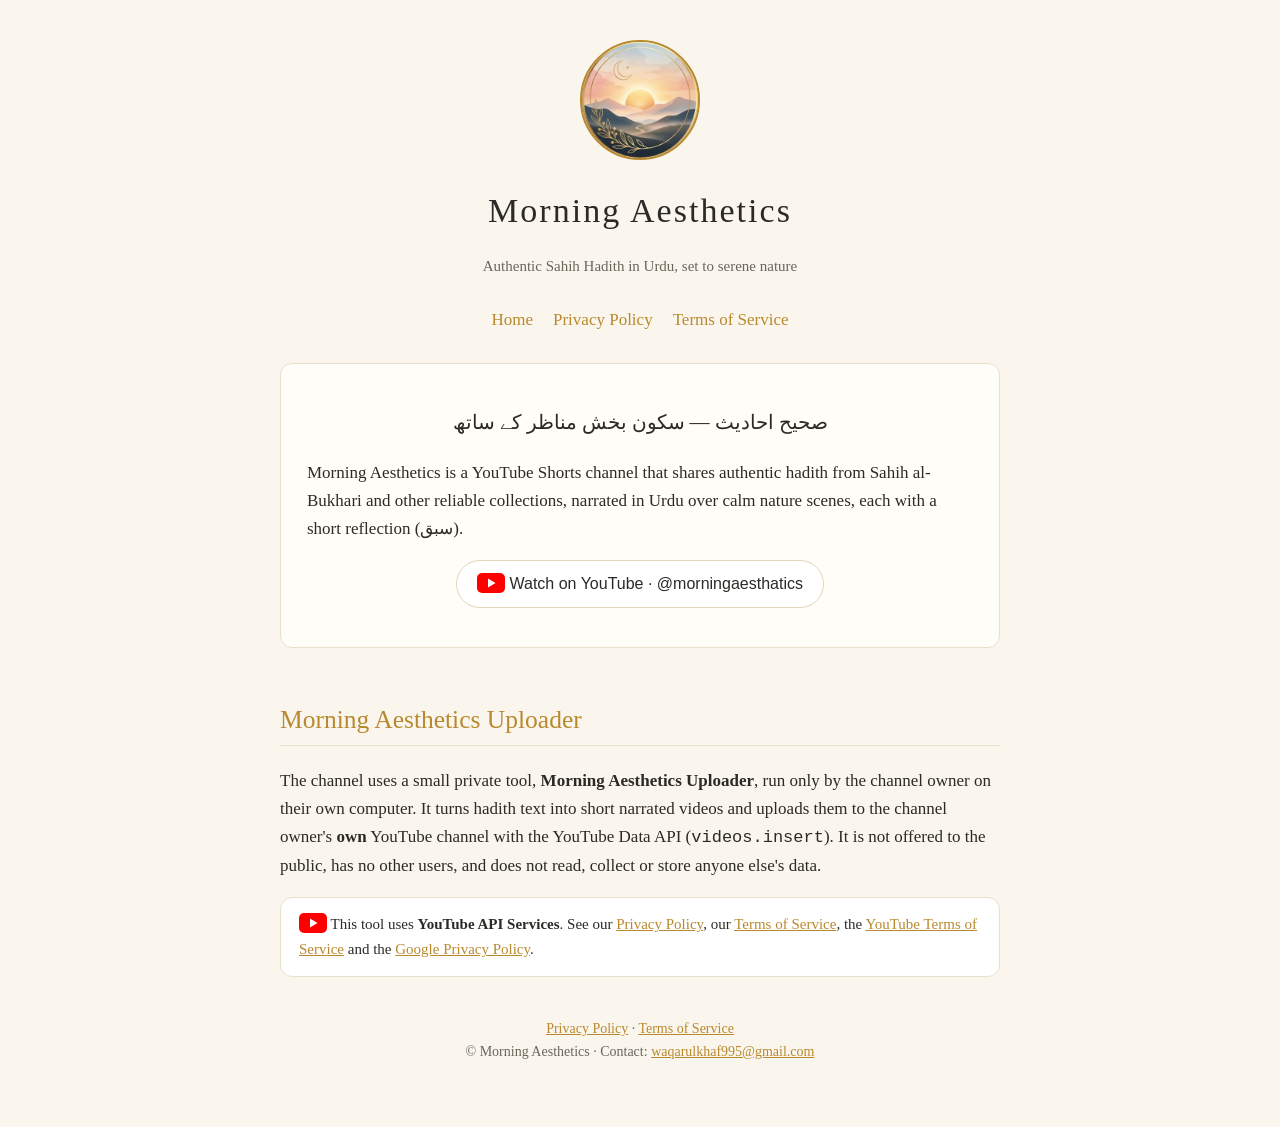
<file: index.html>
<!doctype html>
<html lang="en">
<head>
<meta charset="utf-8">
<meta name="viewport" content="width=device-width, initial-scale=1">
<title>Morning Aesthetics — Sahih Hadith Shorts</title>
<meta name="description" content="Morning Aesthetics publishes short, peaceful videos of authentic Sahih Hadith in Urdu.">
<link rel="stylesheet" href="style.css">
</head>
<body>
<main>
  <header>
    <img src="logo.jpg" alt="Morning Aesthetics logo">
    <h1>Morning Aesthetics</h1>
    <p class="muted">Authentic Sahih Hadith in Urdu, set to serene nature</p>
  </header>
  <nav><a href="index.html">Home</a><a href="privacy.html">Privacy Policy</a><a href="terms.html">Terms of Service</a></nav>

  <div class="card">
    <p class="ur">صحیح احادیث — سکون بخش مناظر کے ساتھ</p>
    <p>Morning Aesthetics is a YouTube Shorts channel that shares authentic hadith from Sahih al-Bukhari and other
    reliable collections, narrated in Urdu over calm nature scenes, each with a short reflection (سبق).</p>
    <p style="text-align:center"><a class="ytbtn" href="https://www.youtube.com/@morningaesthatics"><svg class="yt" viewBox="0 0 28 20" aria-hidden="true"><rect width="28" height="20" rx="5" fill="#FF0000"/><path d="M11 5.5v9l7.5-4.5z" fill="#fff"/></svg> Watch on YouTube · @morningaesthatics</a></p>
  </div>

  <h2>Morning Aesthetics Uploader</h2>
  <p>The channel uses a small private tool, <b>Morning Aesthetics Uploader</b>, run only by the channel owner on their
  own computer. It turns hadith text into short narrated videos and uploads them to the channel owner's
  <b>own</b> YouTube channel with the YouTube Data API (<code>videos.insert</code>). It is not offered to the public,
  has no other users, and does not read, collect or store anyone else's data.</p>

  <p class="api"><svg class="yt" viewBox="0 0 28 20" aria-hidden="true"><rect width="28" height="20" rx="5" fill="#FF0000"/><path d="M11 5.5v9l7.5-4.5z" fill="#fff"/></svg> This tool uses <b>YouTube API Services</b>. See our <a href="privacy.html">Privacy Policy</a>, our <a href="terms.html">Terms of Service</a>, the <a href="https://www.youtube.com/t/terms">YouTube Terms of Service</a> and the <a href="https://policies.google.com/privacy">Google Privacy Policy</a>.</p>

  <footer><a href="privacy.html">Privacy Policy</a> · <a href="terms.html">Terms of Service</a><br>© Morning Aesthetics · Contact: <a href="mailto:waqarulkhaf995@gmail.com">waqarulkhaf995@gmail.com</a></footer>
</main>
</body>
</html>
</file>
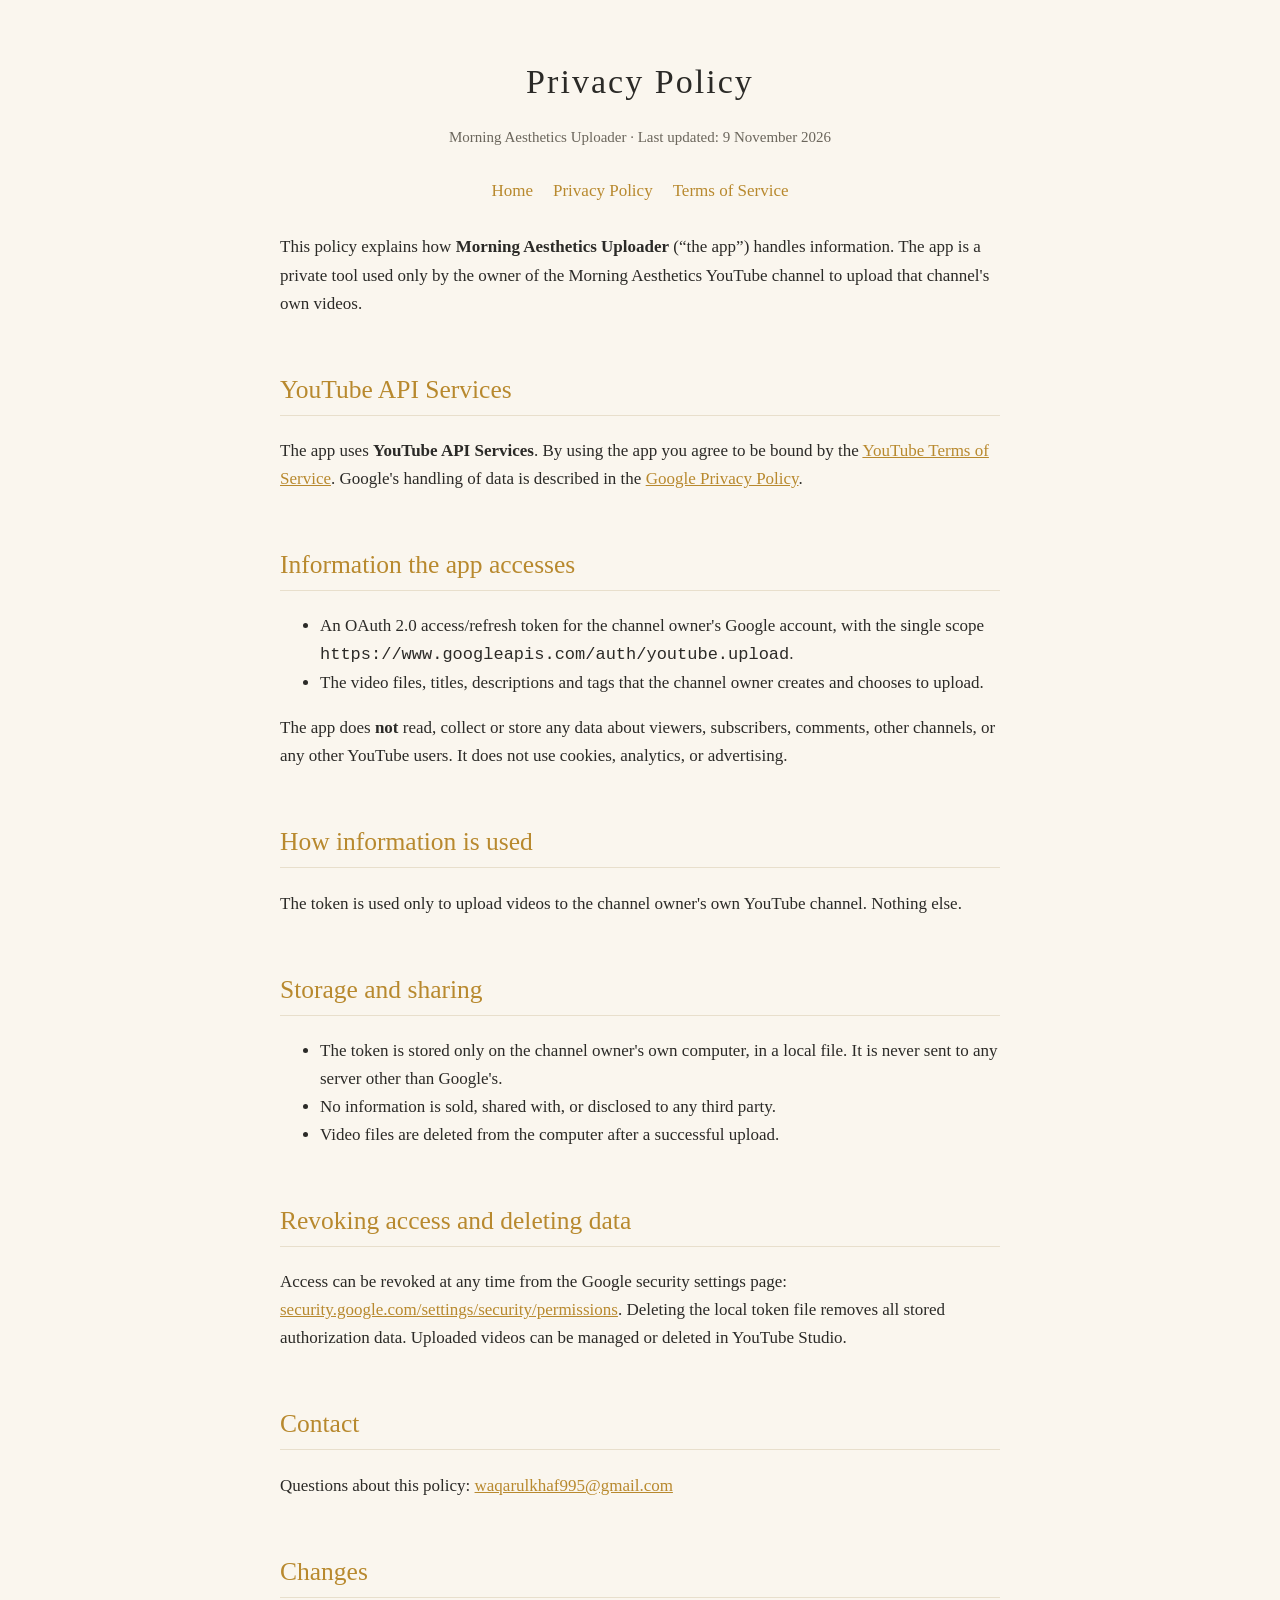
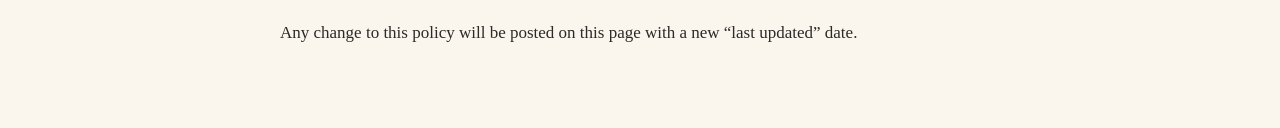
<file: privacy.html>
<!doctype html>
<html lang="en">
<head>
<meta charset="utf-8">
<meta name="viewport" content="width=device-width, initial-scale=1">
<title>Privacy Policy — Morning Aesthetics</title>
<link rel="stylesheet" href="style.css">
</head>
<body>
<main>
  <header><h1>Privacy Policy</h1><p class="muted">Morning Aesthetics Uploader · Last updated: 9 November 2026</p></header>
  <nav><a href="index.html">Home</a><a href="privacy.html">Privacy Policy</a><a href="terms.html">Terms of Service</a></nav>

  <p>This policy explains how <b>Morning Aesthetics Uploader</b> (“the app”) handles information. The app is a private
  tool used only by the owner of the Morning Aesthetics YouTube channel to upload that channel's own videos.</p>

  <h2>YouTube API Services</h2>
  <p>The app uses <b>YouTube API Services</b>. By using the app you agree to be bound by the
  <a href="https://www.youtube.com/t/terms">YouTube Terms of Service</a>. Google's handling of data is described in the
  <a href="https://policies.google.com/privacy">Google Privacy Policy</a>.</p>

  <h2>Information the app accesses</h2>
  <ul>
    <li>An OAuth 2.0 access/refresh token for the channel owner's Google account, with the single scope
      <code>https://www.googleapis.com/auth/youtube.upload</code>.</li>
    <li>The video files, titles, descriptions and tags that the channel owner creates and chooses to upload.</li>
  </ul>
  <p>The app does <b>not</b> read, collect or store any data about viewers, subscribers, comments, other channels, or
  any other YouTube users. It does not use cookies, analytics, or advertising.</p>

  <h2>How information is used</h2>
  <p>The token is used only to upload videos to the channel owner's own YouTube channel. Nothing else.</p>

  <h2>Storage and sharing</h2>
  <ul>
    <li>The token is stored only on the channel owner's own computer, in a local file. It is never sent to any server
      other than Google's.</li>
    <li>No information is sold, shared with, or disclosed to any third party.</li>
    <li>Video files are deleted from the computer after a successful upload.</li>
  </ul>

  <h2>Revoking access and deleting data</h2>
  <p>Access can be revoked at any time from the Google security settings page:
  <a href="https://security.google.com/settings/security/permissions">security.google.com/settings/security/permissions</a>.
  Deleting the local token file removes all stored authorization data. Uploaded videos can be managed or deleted in
  YouTube Studio.</p>

  <h2>Contact</h2>
  <p>Questions about this policy: <a href="mailto:waqarulkhaf995@gmail.com">waqarulkhaf995@gmail.com</a></p>

  <h2>Changes</h2>
  <p>Any change to this policy will be posted on this page with a new “last updated” date.</p>
</main>
</body>
</html>
</file>
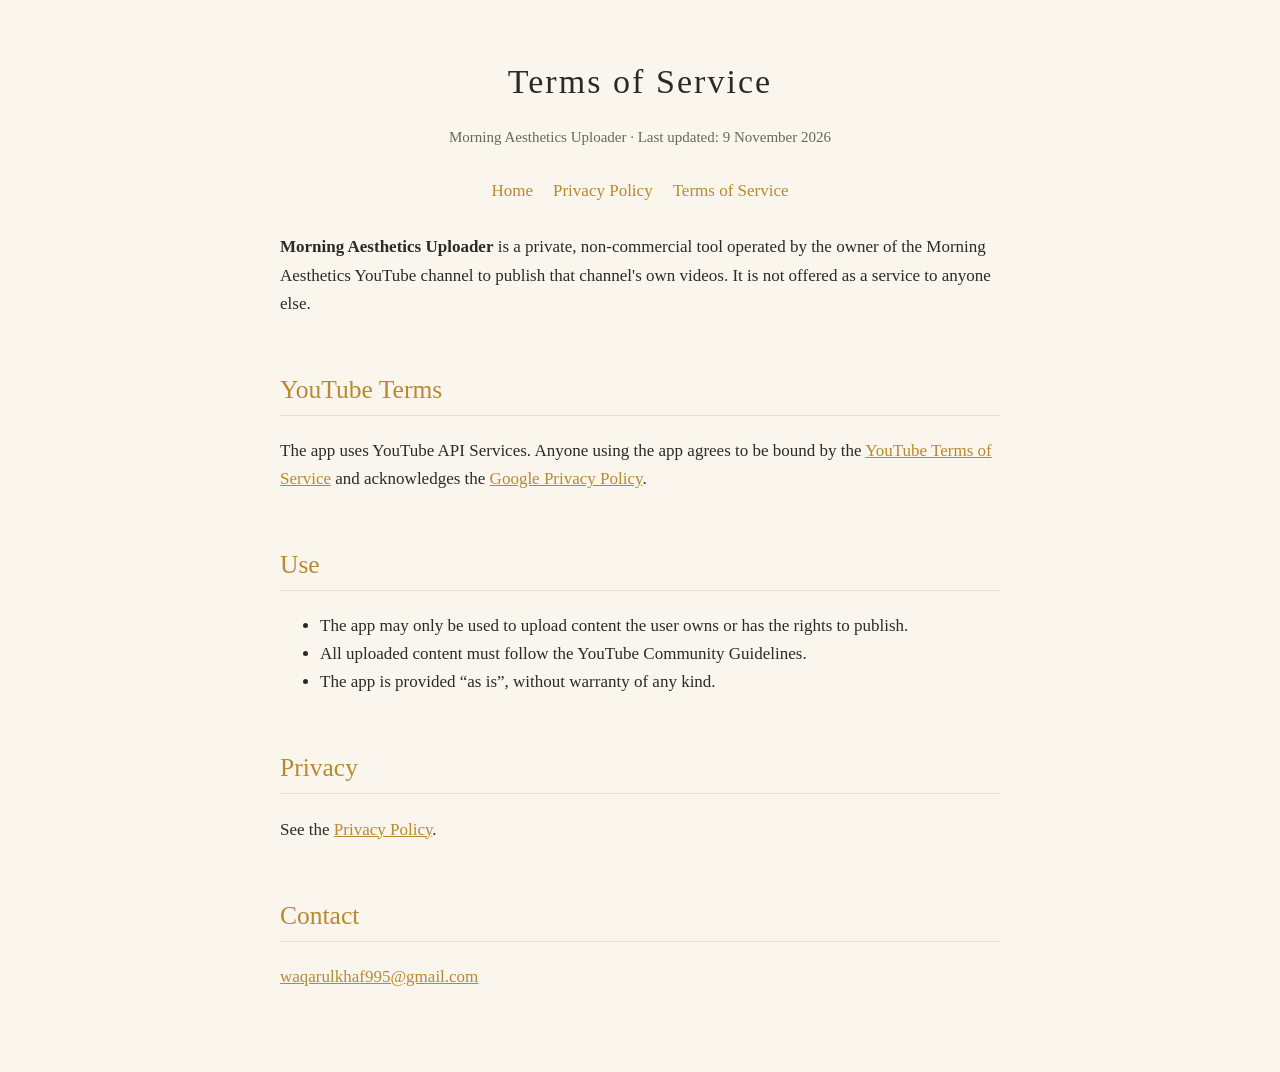
<file: terms.html>
<!doctype html>
<html lang="en">
<head>
<meta charset="utf-8">
<meta name="viewport" content="width=device-width, initial-scale=1">
<title>Terms of Service — Morning Aesthetics</title>
<link rel="stylesheet" href="style.css">
</head>
<body>
<main>
  <header><h1>Terms of Service</h1><p class="muted">Morning Aesthetics Uploader · Last updated: 9 November 2026</p></header>
  <nav><a href="index.html">Home</a><a href="privacy.html">Privacy Policy</a><a href="terms.html">Terms of Service</a></nav>

  <p><b>Morning Aesthetics Uploader</b> is a private, non-commercial tool operated by the owner of the Morning
  Aesthetics YouTube channel to publish that channel's own videos. It is not offered as a service to anyone else.</p>

  <h2>YouTube Terms</h2>
  <p>The app uses YouTube API Services. Anyone using the app agrees to be bound by the
  <a href="https://www.youtube.com/t/terms">YouTube Terms of Service</a> and acknowledges the
  <a href="https://policies.google.com/privacy">Google Privacy Policy</a>.</p>

  <h2>Use</h2>
  <ul>
    <li>The app may only be used to upload content the user owns or has the rights to publish.</li>
    <li>All uploaded content must follow the YouTube Community Guidelines.</li>
    <li>The app is provided “as is”, without warranty of any kind.</li>
  </ul>

  <h2>Privacy</h2>
  <p>See the <a href="privacy.html">Privacy Policy</a>.</p>

  <h2>Contact</h2>
  <p><a href="mailto:waqarulkhaf995@gmail.com">waqarulkhaf995@gmail.com</a></p>
</main>
</body>
</html>
</file>
<file: style.css>
:root { --bg:#faf6ee; --ink:#2b2a27; --muted:#6b665c; --gold:#b8892e; --card:#fffdf8; --line:#e8dfcc; }
* { box-sizing:border-box; }
body { margin:0; background:var(--bg); color:var(--ink); font:17px/1.65 Georgia, "Times New Roman", serif; }
main { max-width:760px; margin:0 auto; padding:40px 20px 64px; }
header { text-align:center; margin-bottom:28px; }
header img { width:120px; height:120px; border-radius:50%; border:2px solid var(--gold); }
h1 { font-weight:normal; letter-spacing:.06em; margin:.4em 0 .1em; }
h2 { font-weight:normal; color:var(--gold); border-bottom:1px solid var(--line); padding-bottom:4px; margin-top:2em; }
nav { text-align:center; margin:12px 0 28px; }
nav a { color:var(--gold); margin:0 10px; text-decoration:none; }
.card { background:var(--card); border:1px solid var(--line); border-radius:12px; padding:22px 26px; }
.muted { color:var(--muted); font-size:15px; }
.ur { font-family:"Noto Nastaliq Urdu", serif; direction:rtl; text-align:center; font-size:20px; }
footer { text-align:center; color:var(--muted); font-size:14px; margin-top:40px; }
a { color:var(--gold); }

.yt { width:28px; height:20px; vertical-align:-4px; }
.ytbtn { display:inline-block; background:#fff; border:1px solid #e3d6bd; border-radius:999px; padding:10px 20px; text-decoration:none; color:#2b2a27; font-family:Arial, sans-serif; font-size:16px; }
.api { background:#fff; border:1px solid #e8dfcc; border-radius:12px; padding:14px 18px; font-size:15px; }
</file>
